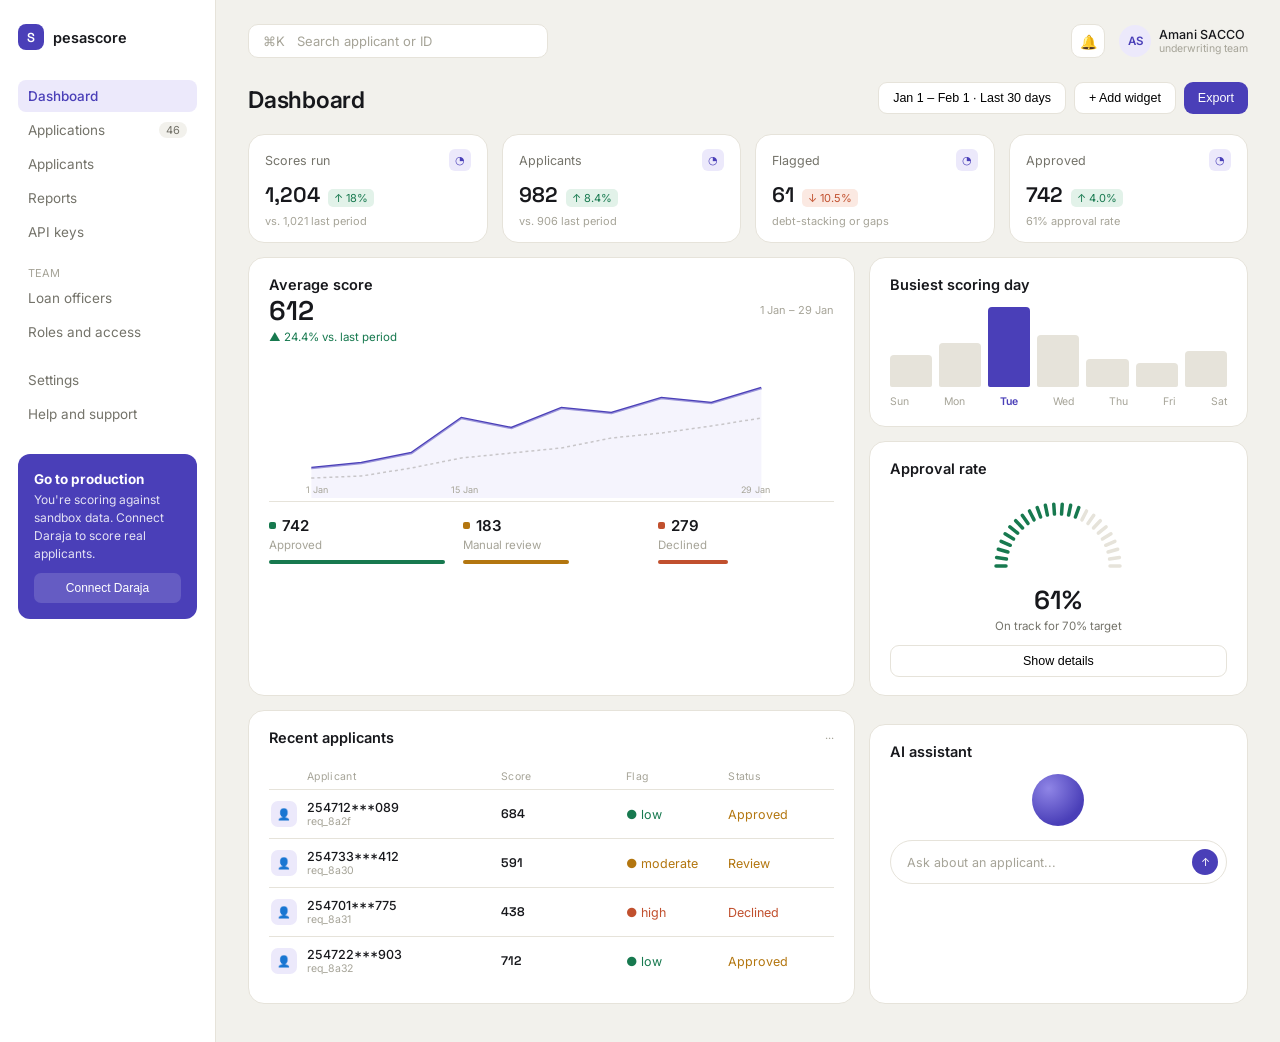
<file: mockups/b2b-dashboard-token-reference.html>
<!DOCTYPE html>
<html lang="en">
<head>
<meta charset="UTF-8">
<title>PesaScore — Dashboard</title>
<style>
  @import url('https://fonts.googleapis.com/css2?family=Space+Grotesk:wght@500;600&family=Inter:wght@400;500;600&display=swap');

  :root {
    --page: #f2f1ec;
    --card: #ffffff;
    --border: #e6e3da;
    --text-primary: #17181c;
    --text-secondary: #74736a;
    --text-muted: #a6a498;
    --violet: #4a3fb8;
    --violet-light: #ece9fb;
    --green: #17794f;
    --green-light: #e2f2e9;
    --amber: #b3760f;
    --amber-light: #faf0dc;
    --coral: #c1502e;
    --coral-light: #fbe9e2;
    --radius: 16px;
  }
  * { box-sizing: border-box; margin: 0; padding: 0; }
  body { font-family: 'Inter', sans-serif; background: var(--page); color: var(--text-primary); display: flex; min-height: 100vh; font-size: 14px; }
  .num { font-family: 'Space Grotesk', sans-serif; }

  .sidebar { width: 216px; background: var(--card); border-right: 1px solid var(--border); padding: 24px 18px; flex-shrink: 0; }
  .brand { display: flex; align-items: center; gap: 9px; margin-bottom: 30px; }
  .brand-mark { width: 26px; height: 26px; border-radius: 8px; background: var(--violet); display: flex; align-items: center; justify-content: center; color: #fff; font-family: 'Space Grotesk'; font-weight: 600; font-size: 13px; }
  .brand-name { font-weight: 600; font-size: 14.5px; }
  .nav-item { display: flex; align-items: center; justify-content: space-between; padding: 8px 10px; border-radius: 8px; margin-bottom: 2px; color: var(--text-secondary); font-size: 13.5px; }
  .nav-item.active { background: var(--violet-light); color: var(--violet); font-weight: 500; }
  .nav-item .count { font-size: 11px; background: var(--page); padding: 1px 7px; border-radius: 100px; color: var(--text-secondary); }
  .nav-item.active .count { background: var(--violet); color: #fff; }
  .nav-group { margin: 18px 0 2px 10px; }
  .promo { margin-top: 24px; background: var(--violet); border-radius: 12px; padding: 16px; color: #fff; }
  .promo p { font-size: 12px; line-height: 1.5; opacity: 0.85; margin: 4px 0 10px; }
  .promo strong { font-size: 13.5px; }
  .promo button { width: 100%; background: rgba(255,255,255,0.15); border: none; color: #fff; padding: 8px; border-radius: 7px; font-size: 12px; }

  .main { flex: 1; padding: 24px 32px; max-width: 1220px; }
  .topbar { display: flex; align-items: center; justify-content: space-between; margin-bottom: 24px; }
  .search { display: flex; align-items: center; gap: 8px; background: var(--card); border: 1px solid var(--border); border-radius: 10px; padding: 8px 14px; width: 300px; color: var(--text-muted); font-size: 13px; }
  .topbar-right { display: flex; align-items: center; gap: 14px; }
  .icon-btn { width: 34px; height: 34px; border-radius: 10px; background: var(--card); border: 1px solid var(--border); display: flex; align-items: center; justify-content: center; }
  .avatar { width: 32px; height: 32px; border-radius: 50%; background: var(--violet-light); color: var(--violet); display: flex; align-items: center; justify-content: center; font-weight: 600; font-size: 11.5px; }

  .page-head { display: flex; align-items: flex-end; justify-content: space-between; margin-bottom: 20px; }
  .page-head h1 { font-size: 23px; font-weight: 600; letter-spacing: -0.01em; }
  .head-actions { display: flex; gap: 8px; }
  .btn { padding: 8px 14px; border-radius: 9px; font-size: 12.5px; font-weight: 500; border: 1px solid var(--border); background: var(--card); }
  .btn-primary { background: var(--violet); color: #fff; border: none; }

  .mini-stats { display: grid; grid-template-columns: repeat(4, 1fr); gap: 14px; margin-bottom: 14px; }
  .mini-card { background: var(--card); border: 1px solid var(--border); border-radius: var(--radius); padding: 14px 16px; }
  .mini-top { display: flex; align-items: center; justify-content: space-between; margin-bottom: 10px; }
  .mini-label { font-size: 12.5px; color: var(--text-secondary); }
  .mini-icon { width: 22px; height: 22px; border-radius: 6px; background: var(--violet-light); color: var(--violet); display: flex; align-items: center; justify-content: center; font-size: 11px; }
  .mini-val { font-size: 21px; font-weight: 600; }
  .mini-delta { font-size: 11px; margin-left: 8px; padding: 2px 6px; border-radius: 5px; }
  .up { background: var(--green-light); color: var(--green); }
  .down { background: var(--coral-light); color: var(--coral); }
  .mini-sub { font-size: 11px; color: var(--text-muted); margin-top: 6px; }

  .grid-2 { display: grid; grid-template-columns: 1.6fr 1fr; gap: 14px; margin-bottom: 14px; }
  .panel { background: var(--card); border: 1px solid var(--border); border-radius: var(--radius); padding: 18px 20px; }
  .panel-head { display: flex; align-items: center; justify-content: space-between; margin-bottom: 14px; }
  .panel-title { font-size: 14.5px; font-weight: 600; }

  .chart-val { font-size: 27px; font-weight: 600; }
  .chart-delta { font-size: 11.5px; color: var(--green); margin-top: 2px; }
  svg text { font-family: 'Inter'; fill: var(--text-muted); font-size: 9px; }

  .seg-card { background: var(--card); border: 1px solid var(--border); border-radius: var(--radius); padding: 16px 20px; margin-top: 14px; }
  .seg-row { display: flex; gap: 18px; }
  .seg { flex: 1; }
  .seg-top { display: flex; align-items: center; gap: 6px; font-size: 15px; font-weight: 600; margin-bottom: 3px; }
  .seg-dot { width: 7px; height: 7px; border-radius: 2px; }
  .seg-label { font-size: 11.5px; color: var(--text-muted); margin-bottom: 8px; }
  .seg-bar { height: 4px; border-radius: 3px; }

  .gauge-wrap { display: flex; flex-direction: column; align-items: center; }
  .gauge-val { font-size: 26px; font-weight: 600; margin-top: 10px; }
  .gauge-sub { font-size: 11.5px; color: var(--text-secondary); margin-top: 2px; }
  .gauge-btn { margin-top: 12px; width: 100%; }

  .t-row { display: grid; grid-template-columns: 26px 1.6fr 1fr 0.8fr 0.9fr; align-items: center; gap: 10px; padding: 10px 2px; border-top: 1px solid var(--border); font-size: 12.5px; }
  .t-row.head { color: var(--text-muted); font-size: 10.5px; letter-spacing: 0.03em; border-top: none; padding-bottom: 6px; }
  .t-icon { width: 26px; height: 26px; border-radius: 7px; background: var(--violet-light); color: var(--violet); display: flex; align-items: center; justify-content: center; font-size: 11px; }
  .t-name { font-weight: 500; }
  .t-sub { font-size: 10.5px; color: var(--text-muted); }
  .risk-up { color: var(--green); }
  .risk-down { color: var(--coral); }
  .star { color: var(--amber); }

  .ai-panel { background: var(--card); border: 1px solid var(--border); border-radius: var(--radius); padding: 18px 20px; margin-top: 14px; text-align: center; }
  .ai-orb { width: 52px; height: 52px; border-radius: 50%; margin: 14px auto; background: radial-gradient(circle at 32% 28%, #8f85e6, var(--violet) 70%); }
  .ai-input { display: flex; align-items: center; gap: 8px; border: 1px solid var(--border); border-radius: 100px; padding: 8px 8px 8px 16px; margin-top: 8px; }
  .ai-input span { flex: 1; color: var(--text-muted); font-size: 12.5px; text-align: left; }
  .ai-send { width: 26px; height: 26px; border-radius: 50%; background: var(--violet); color: #fff; display: flex; align-items: center; justify-content: center; font-size: 11px; }
</style>
</head>
<body>

<div class="sidebar">
  <div class="brand"><div class="brand-mark">S</div><div class="brand-name">pesascore</div></div>

  <div class="nav-item active">Dashboard</div>
  <div class="nav-item">Applications <span class="count">46</span></div>
  <div class="nav-item">Applicants</div>
  <div class="nav-item">Reports</div>
  <div class="nav-item">API keys</div>

  <div class="nav-group" style="color:var(--text-muted); font-size:11px;">TEAM</div>
  <div class="nav-item">Loan officers</div>
  <div class="nav-item">Roles and access</div>

  <div class="nav-item" style="margin-top:16px;">Settings</div>
  <div class="nav-item">Help and support</div>

  <div class="promo">
    <strong>Go to production</strong>
    <p>You're scoring against sandbox data. Connect Daraja to score real applicants.</p>
    <button>Connect Daraja</button>
  </div>
</div>

<div class="main">
  <div class="topbar">
    <div class="search">⌘K &nbsp; Search applicant or ID</div>
    <div class="topbar-right">
      <div class="icon-btn">🔔</div>
      <div class="user" style="display:flex; align-items:center; gap:8px;">
        <div class="avatar">AS</div>
        <div>
          <div style="font-size:12.5px; font-weight:500;">Amani SACCO</div>
          <div style="font-size:10.5px; color:var(--text-muted);">underwriting team</div>
        </div>
      </div>
    </div>
  </div>

  <div class="page-head">
    <h1>Dashboard</h1>
    <div class="head-actions">
      <button class="btn">Jan 1 – Feb 1 · Last 30 days</button>
      <button class="btn">+ Add widget</button>
      <button class="btn btn-primary">Export</button>
    </div>
  </div>

  <div class="mini-stats">
    <div class="mini-card">
      <div class="mini-top"><span class="mini-label">Scores run</span><div class="mini-icon">◔</div></div>
      <span class="mini-val num">1,204</span><span class="mini-delta up">↑ 18%</span>
      <div class="mini-sub">vs. 1,021 last period</div>
    </div>
    <div class="mini-card">
      <div class="mini-top"><span class="mini-label">Applicants</span><div class="mini-icon">◔</div></div>
      <span class="mini-val num">982</span><span class="mini-delta up">↑ 8.4%</span>
      <div class="mini-sub">vs. 906 last period</div>
    </div>
    <div class="mini-card">
      <div class="mini-top"><span class="mini-label">Flagged</span><div class="mini-icon">◔</div></div>
      <span class="mini-val num">61</span><span class="mini-delta down">↓ 10.5%</span>
      <div class="mini-sub">debt-stacking or gaps</div>
    </div>
    <div class="mini-card">
      <div class="mini-top"><span class="mini-label">Approved</span><div class="mini-icon">◔</div></div>
      <span class="mini-val num">742</span><span class="mini-delta up">↑ 4.0%</span>
      <div class="mini-sub">61% approval rate</div>
    </div>
  </div>

  <div class="grid-2">
    <div class="panel">
      <div class="panel-head">
        <div>
          <div class="panel-title">Average score</div>
          <div class="chart-val num">612</div>
          <div class="chart-delta">▲ 24.4% vs. last period</div>
        </div>
        <span style="font-size:11px; color:var(--text-muted)">1 Jan – 29 Jan</span>
      </div>
      <svg viewBox="0 0 500 140" width="100%" height="140">
        <polyline points="10,110 60,105 110,95 160,60 210,70 260,50 310,55 360,40 410,45 460,30" fill="none" stroke="var(--violet)" stroke-width="2.5"/>
        <polyline points="10,120 60,118 110,110 160,100 210,95 260,90 310,80 360,75 410,68 460,60" fill="none" stroke="var(--text-muted)" stroke-width="1.5" stroke-dasharray="3,3"/>
        <polygon points="10,110 60,105 110,95 160,60 210,70 260,50 310,55 360,40 410,45 460,30 460,140 10,140" fill="var(--violet-light)" opacity="0.5"/>
        <text x="5" y="135">1 Jan</text><text x="150" y="135">15 Jan</text><text x="440" y="135">29 Jan</text>
      </svg>

      <div class="seg-card" style="margin-top:0; border:none; padding:14px 0 0; border-top:1px solid var(--border); border-radius:0;">
        <div class="seg-row">
          <div class="seg">
            <div class="seg-top"><span class="seg-dot" style="background:var(--green)"></span>742</div>
            <div class="seg-label">Approved</div>
            <div class="seg-bar" style="background:var(--green); width:100%"></div>
          </div>
          <div class="seg">
            <div class="seg-top"><span class="seg-dot" style="background:var(--amber)"></span>183</div>
            <div class="seg-label">Manual review</div>
            <div class="seg-bar" style="background:var(--amber); width:60%"></div>
          </div>
          <div class="seg">
            <div class="seg-top"><span class="seg-dot" style="background:var(--coral)"></span>279</div>
            <div class="seg-label">Declined</div>
            <div class="seg-bar" style="background:var(--coral); width:40%"></div>
          </div>
        </div>
      </div>
    </div>

    <div>
      <div class="panel">
        <div class="panel-head"><span class="panel-title">Busiest scoring day</span></div>
        <div style="display:flex; align-items:flex-end; gap:7px; height:80px;">
          <div style="flex:1; height:40%; background:var(--border); border-radius:4px 4px 2px 2px;"></div>
          <div style="flex:1; height:55%; background:var(--border); border-radius:4px 4px 2px 2px;"></div>
          <div style="flex:1; height:100%; background:var(--violet); border-radius:4px 4px 2px 2px;"></div>
          <div style="flex:1; height:65%; background:var(--border); border-radius:4px 4px 2px 2px;"></div>
          <div style="flex:1; height:35%; background:var(--border); border-radius:4px 4px 2px 2px;"></div>
          <div style="flex:1; height:30%; background:var(--border); border-radius:4px 4px 2px 2px;"></div>
          <div style="flex:1; height:45%; background:var(--border); border-radius:4px 4px 2px 2px;"></div>
        </div>
        <div style="display:flex; justify-content:space-between; margin-top:8px; font-size:10.5px; color:var(--text-muted);">
          <span>Sun</span><span>Mon</span><span style="color:var(--violet); font-weight:600">Tue</span><span>Wed</span><span>Thu</span><span>Fri</span><span>Sat</span>
        </div>
      </div>

      <div class="panel" style="margin-top:14px;">
        <div class="panel-head"><span class="panel-title">Approval rate</span></div>
        <div class="gauge-wrap">
          <svg width="150" height="82" viewBox="0 0 150 82">
            <g id="ticks"></g>
          </svg>
          <div class="gauge-val num">61%</div>
          <div class="gauge-sub">On track for 70% target</div>
        </div>
        <button class="btn gauge-btn">Show details</button>
      </div>
    </div>
  </div>

  <div class="grid-2">
    <div class="panel">
      <div class="panel-head"><span class="panel-title">Recent applicants</span><span style="font-size:11px; color:var(--text-muted)">···</span></div>
      <div class="t-row head"><span></span><span>Applicant</span><span>Score</span><span>Flag</span><span>Status</span></div>
      <div class="t-row">
        <div class="t-icon">👤</div>
        <div><div class="t-name">254712***089</div><div class="t-sub">req_8a2f</div></div>
        <div class="num" style="font-weight:600">684</div>
        <div class="risk-up">● low</div>
        <div class="star">Approved</div>
      </div>
      <div class="t-row">
        <div class="t-icon">👤</div>
        <div><div class="t-name">254733***412</div><div class="t-sub">req_8a30</div></div>
        <div class="num" style="font-weight:600">591</div>
        <div style="color:var(--amber)">● moderate</div>
        <div style="color:var(--amber)">Review</div>
      </div>
      <div class="t-row">
        <div class="t-icon">👤</div>
        <div><div class="t-name">254701***775</div><div class="t-sub">req_8a31</div></div>
        <div class="num" style="font-weight:600">438</div>
        <div class="risk-down">● high</div>
        <div class="risk-down">Declined</div>
      </div>
      <div class="t-row">
        <div class="t-icon">👤</div>
        <div><div class="t-name">254722***903</div><div class="t-sub">req_8a32</div></div>
        <div class="num" style="font-weight:600">712</div>
        <div class="risk-up">● low</div>
        <div class="star">Approved</div>
      </div>
    </div>

    <div class="ai-panel">
      <div class="panel-title" style="text-align:left;">AI assistant</div>
      <div class="ai-orb"></div>
      <div class="ai-input"><span>Ask about an applicant...</span><div class="ai-send">↑</div></div>
    </div>
  </div>
</div>

<script>
  const ticks = document.getElementById('ticks');
  const total = 24, filled = 15, cx = 75, cy = 75, r = 62;
  for (let i = 0; i < total; i++) {
    const angle = Math.PI + (i / (total - 1)) * Math.PI;
    const x1 = cx + (r - 10) * Math.cos(angle);
    const y1 = cy + (r - 10) * Math.sin(angle);
    const x2 = cx + r * Math.cos(angle);
    const y2 = cy + r * Math.sin(angle);
    const line = document.createElementNS("http://www.w3.org/2000/svg", "line");
    line.setAttribute("x1", x1); line.setAttribute("y1", y1);
    line.setAttribute("x2", x2); line.setAttribute("y2", y2);
    line.setAttribute("stroke", i < filled ? "#17794f" : "#e6e3da");
    line.setAttribute("stroke-width", "3.5");
    line.setAttribute("stroke-linecap", "round");
    ticks.appendChild(line);
  }
</script>

</body>
</html>
</file>
